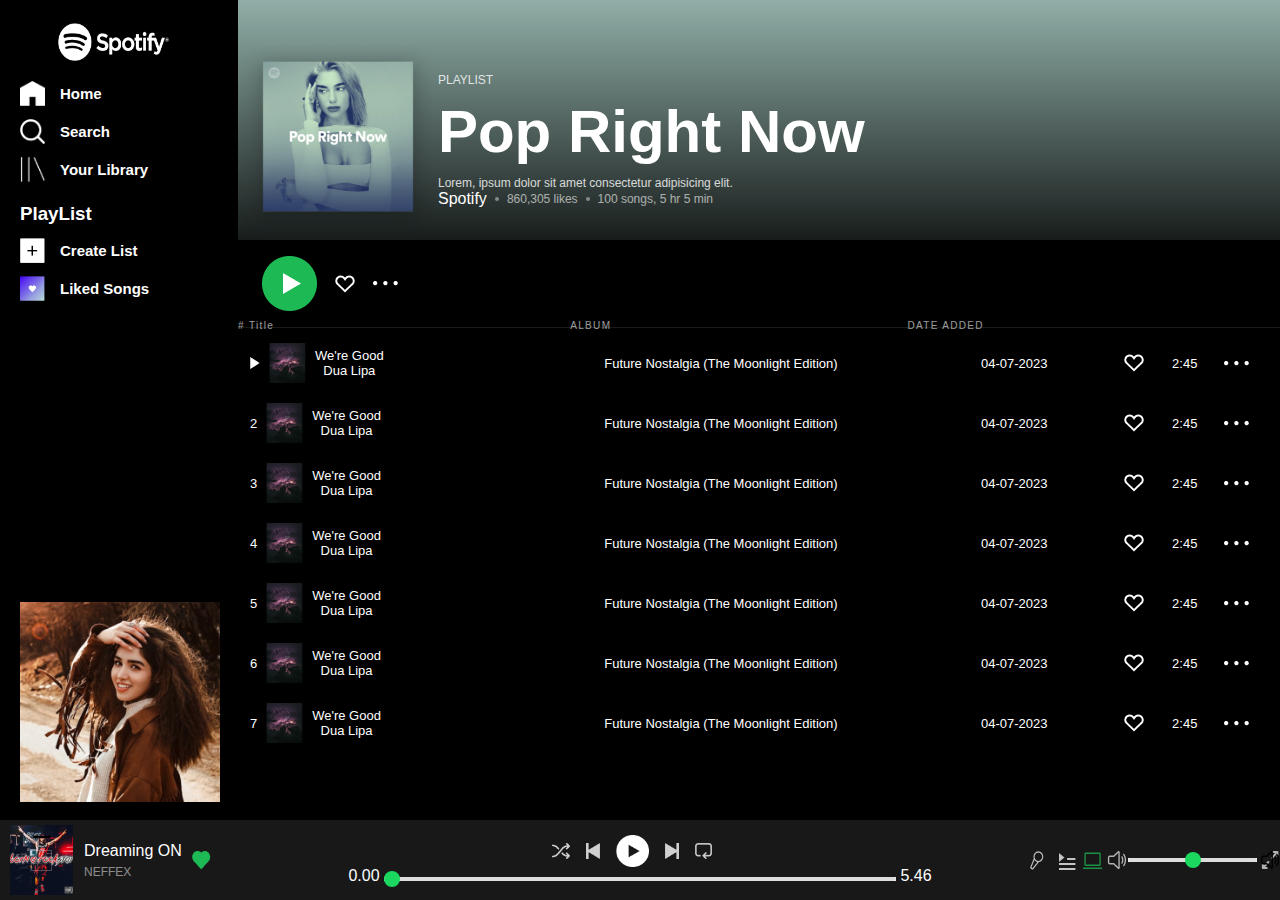
<file: index2.html>
<!DOCTYPE html>
<html lang="en">

<head>
    <meta charset="utf-8" />
    <meta http-equiv="X-UA-Compatible" content="IE=edge" />
    <title>Spotify - Web Player: Music for everyone</title>
    <meta name="description" content="Spotify clone made using html,css" />

    <link rel="stylesheet" href="./style2.css" />
    <link rel="icon" type="image/x-icon" href="assets/logo.png">

    <link rel="stylesheet" href="https://cdnjs.cloudflare.com/ajax/libs/font-awesome/6.4.2/css/all.min.css"
        integrity="sha512-z3gLpd7yknf1YoNbCzqRKc4qyor8gaKU1qmn+CShxbuBusANI9QpRohGBreCFkKxLhei6S9CQXFEbbKuqLg0DA=="
        crossorigin="anonymous" referrerpolicy="no-referrer" />
</head>

<body>
    <div class="container">
        <div class="sidebar">

            <div class="top-div">
                <div class="logo">
                    <img src="assets/Spotify logo.png" alt="logo">
                </div>

                <div class="link-flex">
                    <img src="./assets/home.png" alt="home">
                    <a href="#">Home</a>
                </div>
                <div class="link-flex">
                    <img src="./assets/search.png" alt="search">
                    <a href="#">Search</a>
                </div>
                <div class="link-flex">
                    <img src="./assets/library.png" alt="library">
                    <a href="#">Your Library</a>
                </div>
            </div>
            <div class="middle-div">
                <h3>PlayList</h3>
                <div class="link-flex">
                    <img src="./assets/plus.png" alt="create">
                    <a href="#">Create List</a>
                </div>
                <div class="link-flex">
                    <img src="./assets/Group 2.png" alt="">
                    <a href="#">Liked Songs</a>
                </div>

            </div>

            <div class="playlist-image">
                <img src="./assets/album art.png" alt="album">

            </div>
        </div>
        <div class="main-content">
            <div class="playlist-name">
                <img src="./assets/song_image.png" style="width: 200px; height: 200px;" alt="image">
                <div class="playlist-nav">
                    <p>PLAYLIST</p>
                    <h1>Pop Right Now</h1>
                    <p>Lorem, ipsum dolor sit amet consectetur adipisicing elit.</p>
                    <div class="genre-foot">
                        <div class="spoti">Spotify</div>
                        <svg class="genre-short-text" xmlns="http://www.w3.org/2000/svg" width="4" height="4"
                            viewBox="0 0 4 4" fill="none">
                            <circle opacity="0.7" cx="2" cy="2" r="2" fill="white" />
                        </svg>
                        <div class="likes genre-short-text">860,305 likes</div>
                        <svg class="genre-short-text" xmlns="http://www.w3.org/2000/svg" width="4" height="4"
                            viewBox="0 0 4 4" fill="none">
                            <circle opacity="0.7" cx="2" cy="2" r="2" fill="white" />
                        </svg>
                        <div class="genre-info genre-short-text">100 songs, 5 hr 5 min</div>
                    </div>
                </div>
            </div>
            <div class="second-top">
                <div class="btns">
                    <img id="pl-btns" src="./assets/play.png" alt="Play">
                    <img src="./assets/heart.png" alt="Like-Playlist">
                    <img src="./assets/three-dot.png" alt="More-Options">
                </div>
            </div>

            <div class="top-third">
                <div class="bor"></div>
                <div class="table-heads">
                    <div class="heads-text"> ㅤㅤㅤㅤㅤ# Title</div>
                    <div class="heads-text"> ㅤㅤㅤㅤㅤALBUM </div>
                    <div class="heads-text">ㅤㅤㅤㅤㅤㅤㅤㅤㅤDATE ADDED</div>
                    <div class="heads-text"> </div>
                </div>
            </div>
            <div class="table-wrapper">
                <table class="custom-table">
                    <tr>
                        <td>
                            <img src="./assets/Polygon 2.png" alt="">
                            <img src="./assets/Rectangle 9.png"
                                alt="SongImage">
                            <div class="songdetails">
                                <div class="songname">We're Good</div>
                                <div class="author">Dua Lipa</div>
                            </div>
                        </td>
                        <td>Future Nostalgia (The Moonlight Edition)</td>
                        <td>04-07-2023</td>
                        <td>
                            <div class="moreMenu">
                                <img src="./assets/heart.png"
                                    alt="LikeSong">
                                <p>2:45</p>
                                <img src="./assets/three-dot.png"
                                    alt="More-Options">
                            </div>
                        </td>
                    </tr>
                    <tr>
                        <td>
                            <p>2</p>
                            <img src="./assets/Rectangle 9.png"
                                alt="SongImage">
                            <div class="songdetails">
                                <div class="songname">We're Good</div>
                                <div class="author">Dua Lipa</div>
                            </div>
                        </td>
                        <td>Future Nostalgia (The Moonlight Edition)</td>
                        <td>04-07-2023</td>
                        <td>
                            <div class="moreMenu">
                                <img src="./assets/heart.png"
                                    alt="LikeSong">
                                <p>2:45</p>
                                <img src="./assets/three-dot.png"
                                    alt="More-Options">
                            </div>
                        </td>
                    </tr>
                    <tr>
                        <td>
                            <p>3</p>
                            <img src="./assets/Rectangle 9.png"
                                alt="SongImage">
                            <div class="songdetails">
                                <div class="songname">We're Good</div>
                                <div class="author">Dua Lipa</div>
                            </div>
                        </td>
                        <td>Future Nostalgia (The Moonlight Edition)</td>
                        <td>04-07-2023</td>
                        <td>
                            <div class="moreMenu">
                                <img src="./assets/heart.png"
                                    alt="LikeSong">
                                <p>2:45</p>
                                <img src="./assets/three-dot.png"
                                    alt="More-Options">
                            </div>
                        </td>
                    </tr>
                    <tr>
                        <td>
                            <p>4</p>
                            <img src="./assets/Rectangle 9.png"
                                alt="SongImage">
                            <div class="songdetails">
                                <div class="songname">We're Good</div>
                                <div class="author">Dua Lipa</div>
                            </div>
                        </td>
                        <td>Future Nostalgia (The Moonlight Edition)</td>
                        <td>04-07-2023</td>
                        <td>
                            <div class="moreMenu">
                                <img src="./assets/heart.png"
                                    alt="LikeSong">
                                <p>2:45</p>
                                <img src="./assets/three-dot.png"
                                    alt="More-Options">
                            </div>
                        </td>
                    </tr>
                    <tr>
                        <td>
                            <p>5</p>
                            <img src="./assets/Rectangle 9.png"
                                alt="SongImage">
                            <div class="songdetails">
                                <div class="songname">We're Good</div>
                                <div class="author">Dua Lipa</div>
                            </div>
                        </td>
                        <td>Future Nostalgia (The Moonlight Edition)</td>
                        <td>04-07-2023</td>
                        <td>
                            <div class="moreMenu">
                                <img src="./assets/heart.png"
                                    alt="LikeSong">
                                <p>2:45</p>
                                <img src="./assets/three-dot.png"
                                    alt="More-Options">
                            </div>
                        </td>
                    </tr>
                    <tr>
                        <td>
                            <p>6</p>
                            <img src="./assets/Rectangle 9.png"
                                alt="SongImage">
                            <div class="songdetails">
                                <div class="songname">We're Good</div>
                                <div class="author">Dua Lipa</div>
                            </div>
                        </td>
                        <td>Future Nostalgia (The Moonlight Edition)</td>
                        <td>04-07-2023</td>
                        <td>
                            <div class="moreMenu">
                                <img src="./assets/heart.png"
                                    alt="LikeSong">
                                <p>2:45</p>
                                <img src="./assets/three-dot.png"
                                    alt="More-Options">
                            </div>
                        </td>
                    </tr>
                    <tr>
                        <td>
                            <p>7</p>
                            <img src="./assets/Rectangle 9.png"
                                alt="SongImage">
                            <div class="songdetails">
                                <div class="songname">We're Good</div>
                                <div class="author">Dua Lipa</div>
                            </div>
                        </td>
                        <td>Future Nostalgia (The Moonlight Edition)</td>
                        <td>04-07-2023</td>
                        <td>
                            <div class="moreMenu">
                                <img src="./assets/heart.png"
                                    alt="LikeSong">
                                <p>2:45</p>
                                <img src="./assets/three-dot.png"
                                    alt="More-Options">
                            </div>
                        </td>
                    </tr>
                </table>

            </div>

        </div>
        <div class="player">
            <div class="media">
                <img src="./assets/Rectangle 20.png" alt="image">
                <div class="media-name">
                    <p>Dreaming ON</p>
                    <p class="singer">NEFFEX</p>
                </div>
                <img src="./assets/Vector.png" alt="heart-img">
            </div>
            <div class="player-center">
                <div class="player-controls">
                    <img style="height: 1rem; margin-right: 1rem; opacity: 0.8" src="./assets/shuffle.png" />
                    <img style="height: 1rem; margin-right: 1rem; opacity: 0.8" src="./assets/previous_musicbar.png" />
                    <img style="height: 2rem; margin-right: 1rem" src="./assets/play_musicbar.png" />
                    <img style="height: 1rem; margin-right: 1rem; opacity: 0.8" src="./assets/next_musicbar.png" />
                    <img style="height: 1rem; margin-right: 1rem; opacity: 0.8" src="./assets/loop.png" />
                </div>
                <div class="player-timeline">
                    <span>0.00</span>
                    <input type="range" class="timeline-slider" min="0" max="100" step="1" value="0">
                    <span>5.46</span>

                </div>
            </div>
            <div class="volume-control">
                <div class="right-side-volume">
                    <img src="./assets/microphone.png" alt="">
                    <img src="./assets/query-queue.png" alt="">
                    <img src="./assets/carbon_laptop.png" alt="">
                    <img src="./assets/speaker-white.png" alt="">
                    <input type="range" class="volume-slider" min="0" max="100">
                    <img src="./assets/tabler_arrows-diagonal.png" alt="">

                </div>
            </div>
        </div>

    </div>
</body>

</html>
</file>
<file: style2.css>
* {
    padding: 0;
    margin: 0;
    box-sizing: border-box;
}

body,
html {
    height: 100%;
    margin: 0;
    overflow: hidden;
    display: flex;
    flex-direction: column;
    font-family: sans-serif;
    background-color: #000;
    color: #fff;
}
.container {
    display: flex;
    overflow-y: hidden;
    background-color: #000;
}

.logo{
    width: 100%;
  display: flex;
  justify-content: center;
  align-items: center;
  padding: 10px;
}
.logo>img{
    max-width: 113px;
  min-height: 38px;
  margin: -3px;
  
}

.sidebar {
    /* flex: 0.2; */
    width: 280px;
    margin-right: 10px;
    background-color: #000;
    position: sticky;
    height: 100vh;
    overflow: hidden;
}

.top-div {
    display: flex;
    flex-direction: column;
    gap: 3px;
    padding: 16px 20px;
}
.link-flex {
    padding-top: 10px;
    display: flex;
    justify-content: flex-start;
    gap: 15px;
    align-items: center;
    font-weight: 600;
    font-size: 15px;
    cursor: pointer;
}

.link-flex>img, .app>img {
    height: 25px;
    width: 25px;
}

.link-flex>a {
    color: white;
    text-decoration: none;
}

.middle-div{
    display: flex;
    flex-direction: column;
    gap: 3px;
    padding: 5px 20px;
    margin-bottom: 5px;
}
.playlist-image{
    padding-left: 20px;
    display: flex;
    justify-content: center;
    align-items: center;
    position: absolute;
    bottom: 98px;
}
.playlist-image>img{
    width: 200px;
    height: 200px;
}


/* Playlist Styles */
.main-content {
    width: 100%;
    overflow-y: auto;
}
.playlist-name{
    display: flex;
    align-items: center;
    font-family: "Inter", sans-serif;
    background: linear-gradient(180deg, #90AEA7 0%, #000 120%);
    position: sticky;
    top: 0;
    z-index: 10000;
    padding-top: 40px;
    
}
.playlist-nav{
    display: flex;
    flex-direction: column;
}
.playlist-nav>p{
    font-size: 12px;
    opacity: 0.8;
}
.playlist-nav>h1{
    font-size: 60px;
    padding: 10px 0;
}
.genre-foot {
    display: flex;
    align-items: center;
    gap: 0.5rem;
}

.genre-short-text{
    color: #FFF;
    font-size: 12px;
    opacity: 0.6;
}

.second-top {
    padding: 1rem;
}

.btns {
    display: flex;
    justify-content: space-around;
    align-items: center;
    width: 9.5rem;
}

.top-third {
    position: relative;
}

.bor {
    border-bottom: 1px solid white;
    opacity: 0.1;
}

.table-heads {
    display: flex;
    justify-content: space-between;
    margin-top: -9px;
}

.heads-text {
    color: #FFF;
    font-size: 10px;
    font-weight: 400;
    line-height: normal;
    letter-spacing: 0.0825rem;
    opacity: 0.6;
}

/* songs table content */
.table-wrapper {
    width: 100%;
    overflow-x: auto;
    overflow-y: scroll;
    height: 47%; 
    padding-bottom: 80px;
}
.table-wrapper::-webkit-scrollbar {
    display: none;
  }
/* Table Styling */

.custom-table {
    width: 100%;
    border-collapse: collapse;
    cursor: pointer;
}


.custom-table td {
    padding: 8px 12px;
    font-size: 13px;
}


.custom-table tr {
    background-color: transparent;
}

.custom-table tr:hover {
    border-radius: 0.3125rem;
    background: #ffffff1c;

}
.custom-table tr td{
    text-align: center;
}

.custom-table tr :first-child{
    display: flex;
    align-items: center;
    gap: 7px;
}

.moreMenu{
    display: flex;
    justify-content: space-evenly;
    align-items: center;
}


/* Footer Player Styles */

.player {
    position: fixed;
    height: 80px;
    background-color: #181818;
    bottom: 0;
    display: flex;
    align-items: center;
    justify-content: space-between;
    width: 100vw;
}
.player-center{
    width: 50vw;
    display: flex;
    flex-direction: column;
    justify-content: center;
    align-items: center;
}
.volume-control, .media{
    width: 20vw;
}
.media{
    display: flex;
    justify-content: start;
    align-items: center;
    padding-left: 10px;
}
.media-name{
    padding: 10px;
}
.singer{
    opacity: 0.5;
    padding-top: 5px;
    font-size: 12px;
}
.player-controls{
    display: flex;
    align-items: center;
}
.timeline-slider{
    width: 40vw;
}
.timeline-slider,
.volume-slider {
  -webkit-appearance: none;
}
.timeline-slider::-webkit-slider-runnable-track,
.volume-slider::-webkit-slider-runnable-track {
  height: 4px;
  background: #ddd;
  border: none;
  border-radius: 100px;
}

.timeline-slider::-webkit-slider-thumb,
.volume-slider::-webkit-slider-thumb {
  -webkit-appearance: none;
  border: none;
  height: 16px;
  width: 16px;
  border-radius: 50%;
  background-color: #1bd760;
  margin-top: -6px;
}

.right-side-volume{
    display: flex;
    align-items: center; 
}
.right-side-volume>img{
    padding-left: 2px;
}
.listen-device {
    position: fixed;
    height: 15px;
    background-color:#1ed760 ;
    bottom: 0;
    display: flex;
    justify-content: end;
    width: 100vw;
  }

  .listen-device h1 {
    padding-left: 10px;
    font-size: 15px;
    font-family: "DM Sans", sans-serif;
  }
</file>
